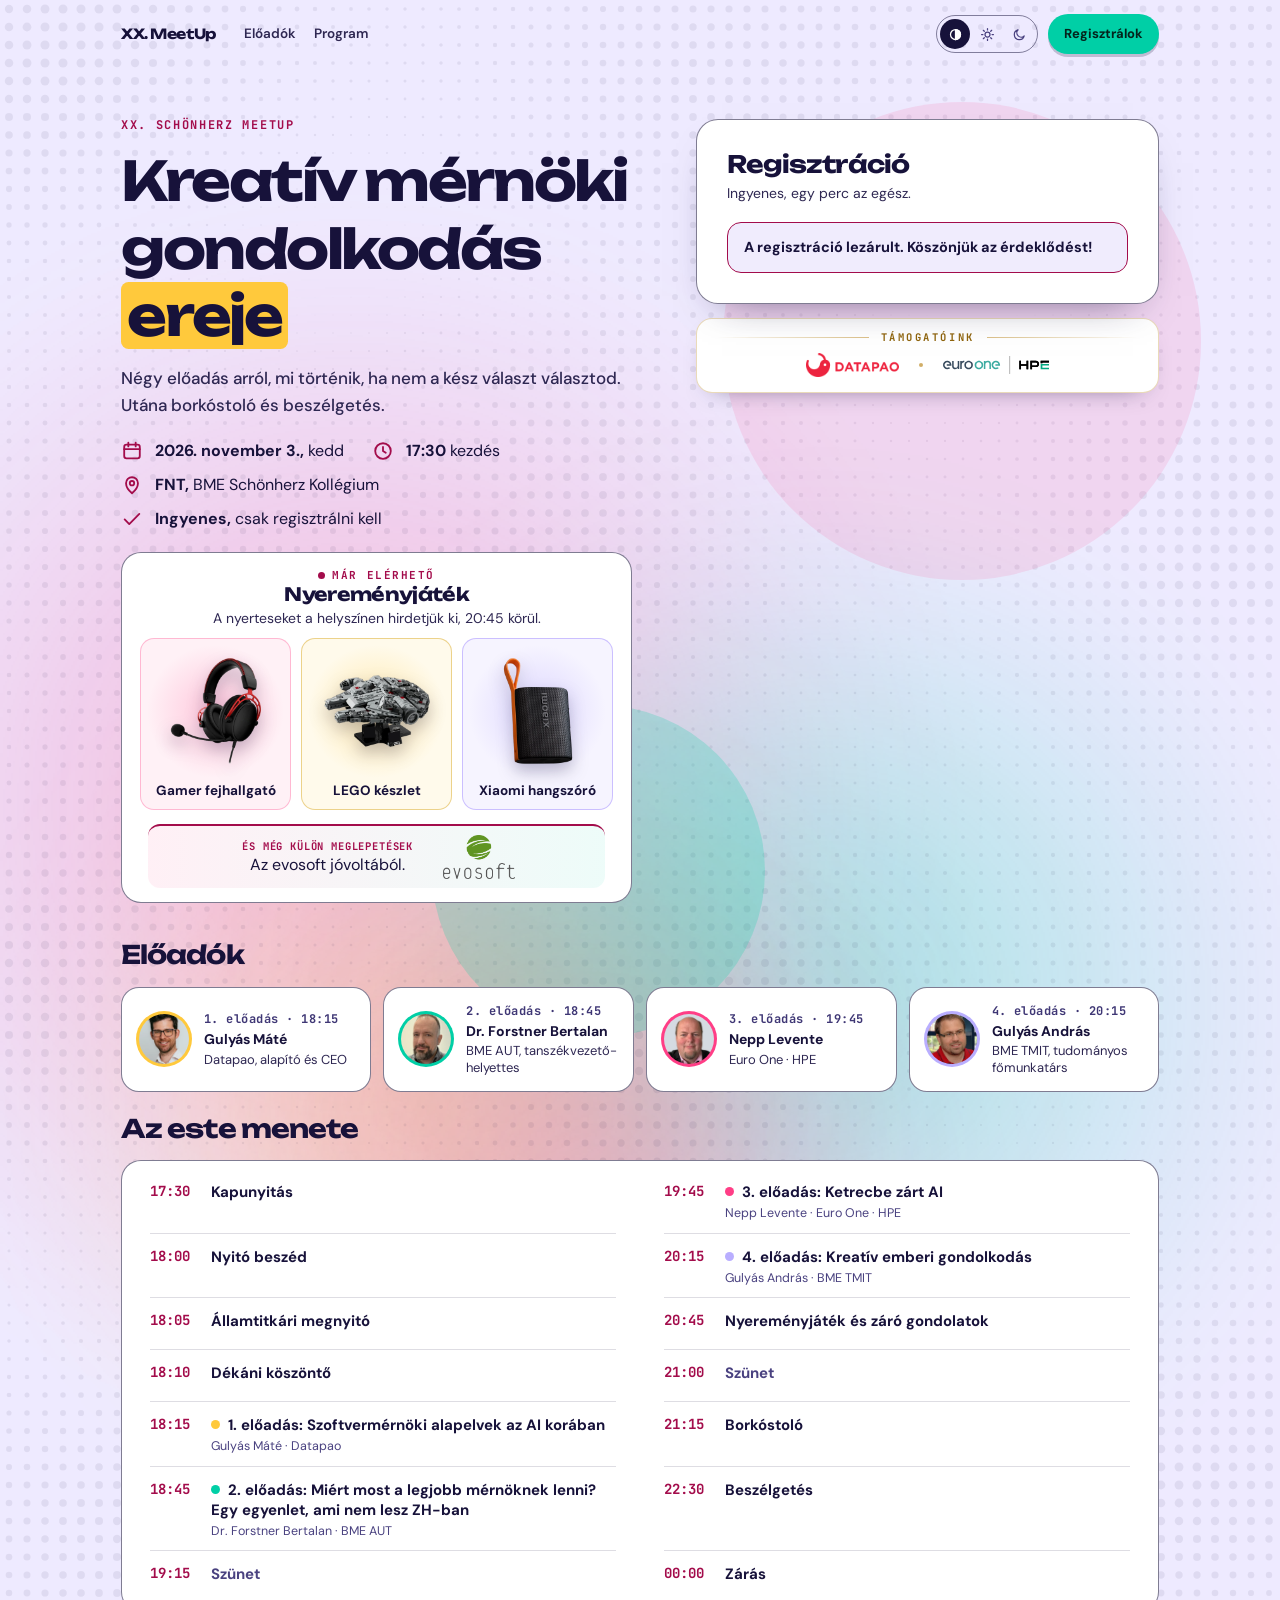
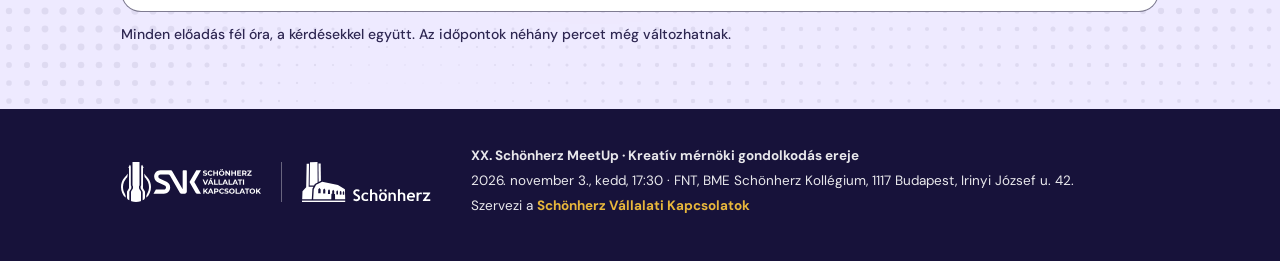
<file: index.html>
<!doctype html>
<html lang="hu" class="no-js">
<head>
  <meta charset="utf-8">
  <meta name="viewport" content="width=device-width, initial-scale=1">
  <meta http-equiv="Content-Security-Policy" content="default-src 'self'; script-src 'self'; style-src 'self'; img-src 'self' data:; font-src 'self'; connect-src 'self'; object-src 'none'; frame-src 'none'; base-uri 'self'; form-action 'none'; upgrade-insecure-requests">
  <meta name="referrer" content="strict-origin-when-cross-origin">
  <title>XX. Schönherz MeetUp – Kreatív mérnöki gondolkodás ereje</title>
  <meta name="description" content="2026. november 3., kedd, 17:30, FNT, BME Schönherz Kollégium. Négy előadás, nyereményjáték, utána borkóstoló és beszélgetés. A belépés ingyenes, regisztrációhoz kötött.">
  <meta name="theme-color" content="#E9E4FF" media="(prefers-color-scheme: light)">
  <meta name="theme-color" content="#130F2C" media="(prefers-color-scheme: dark)">
  <link rel="canonical" href="https://meetup.svk.bme.hu/">

  <meta property="og:type" content="website">
  <meta property="og:locale" content="hu_HU">
  <meta property="og:site_name" content="Schönherz MeetUp">
  <meta property="og:title" content="XX. Schönherz MeetUp – Kreatív mérnöki gondolkodás ereje">
  <meta property="og:description" content="November 3., kedd, 17:30 · FNT, BME Schönherz Kollégium · Nyereményjáték · A belépés ingyenes.">
  <meta property="og:url" content="https://meetup.svk.bme.hu/">
  <meta property="og:image" content="https://meetup.svk.bme.hu/assets/img/og.png">
  <meta property="og:image:width" content="1200">
  <meta property="og:image:height" content="630">
  <meta property="og:image:alt" content="XX. Schönherz MeetUp, 11.03, kedd 17:30, belépés ingyenes">
  <meta name="twitter:card" content="summary_large_image">

  <link rel="icon" href="assets/img/favicon.svg" type="image/svg+xml">
  <link rel="icon" href="assets/img/favicon-32.png" sizes="32x32" type="image/png">
  <link rel="apple-touch-icon" href="assets/img/apple-touch-icon.png">
  <link rel="preload" href="assets/fonts/unbounded-latin.woff2" as="font" type="font/woff2" crossorigin>
  <link rel="preload" href="assets/fonts/dm-sans-latin.woff2" as="font" type="font/woff2" crossorigin>
  <link rel="stylesheet" href="assets/css/fonts.css">
  <link rel="stylesheet" href="assets/css/site.css?v=20261031-unified">
  <script src="assets/js/theme.js"></script>
  <script src="assets/js/site.js" defer></script>

  <script type="application/ld+json">
  {
    "@context": "https://schema.org",
    "@type": "Event",
    "name": "XX. Schönherz MeetUp – Kreatív mérnöki gondolkodás ereje",
    "startDate": "2026-11-03T17:30:00+01:00",
    "endDate": "2026-11-04T00:00:00+01:00",
    "eventStatus": "https://schema.org/EventScheduled",
    "eventAttendanceMode": "https://schema.org/OfflineEventAttendanceMode",
    "isAccessibleForFree": true,
    "inLanguage": "hu",
    "image": "https://meetup.svk.bme.hu/assets/img/og.png",
    "description": "Négy előadás arról, mi történik, ha nem a kész választ választod. Utána bor, sajt, beszélgetés.",
    "location": {
      "@type": "Place",
      "name": "BME Schönherz Kollégium, FNT",
      "address": {
        "@type": "PostalAddress",
        "streetAddress": "Irinyi József u. 42.",
        "addressLocality": "Budapest",
        "postalCode": "1117",
        "addressCountry": "HU"
      }
    },
    "organizer": {
      "@type": "Organization",
      "name": "Schönherz Vállalati Kapcsolatok",
      "url": "https://svk.sch.bme.hu/"
    }
  }
  </script>
</head>
<body>
<a class="skip-link" href="#regisztracio">Ugrás a regisztrációhoz</a>
<div class="page">
  <canvas class="fx fx-orbs" aria-hidden="true"></canvas>
  <canvas class="fx fx-dots" aria-hidden="true"></canvas>

  <div class="wrap">
    <nav class="nav" aria-label="Fő navigáció">
      <a class="brand" href="#">XX. MeetUp</a>
      <div class="nav-links"><a href="#eloadok">Előadók</a><a href="#program">Program</a></div>
      <div class="theme-switch" role="group" aria-label="Megjelenés">
        <button type="button" data-theme-choice="system" aria-label="Megjelenés: a rendszer szerint" title="A rendszer szerint"><svg aria-hidden="true" focusable="false" viewBox="0 0 24 24" fill="none" stroke="currentColor" stroke-width="2"><circle cx="12" cy="12" r="8"/><path d="M12 4a8 8 0 0 1 0 16z" fill="currentColor"/></svg></button>
        <button type="button" data-theme-choice="light" aria-label="Megjelenés: világos" title="Világos"><svg aria-hidden="true" focusable="false" viewBox="0 0 24 24" fill="none" stroke="currentColor" stroke-width="2" stroke-linecap="round"><circle cx="12" cy="12" r="4"/><path d="M12 2.5v2.2M12 19.3v2.2M2.5 12h2.2M19.3 12h2.2M5.3 5.3l1.6 1.6M17.1 17.1l1.6 1.6M5.3 18.7l1.6-1.6M17.1 6.9l1.6-1.6"/></svg></button>
        <button type="button" data-theme-choice="dark" aria-label="Megjelenés: sötét" title="Sötét"><svg aria-hidden="true" focusable="false" viewBox="0 0 24 24" fill="none" stroke="currentColor" stroke-width="2" stroke-linejoin="round"><path d="M19.5 14.2A8 8 0 1 1 9.8 4.5a6.3 6.3 0 0 0 9.7 9.7z"/></svg></button>
      </div>
      <a class="btn btn-sm nav-cta" href="#regisztracio">Regisztrálok</a>
    </nav>
  </div>

  <main class="wrap" id="tartalom">
    <section class="hero" aria-labelledby="hero-title">
      <span class="blob blob-pink" aria-hidden="true"></span><span class="blob blob-green" aria-hidden="true"></span>
      <div class="hero-info">
        <p class="kicker">XX. Schönherz MeetUp</p>
        <h1 id="hero-title">Kreatív mérnöki gondolkodás <mark>ereje</mark></h1>
        <p class="lead">Négy előadás arról, mi történik, ha nem a kész választ választod. Utána borkóstoló és beszélgetés.</p>
        <ul class="facts">
          <li><svg aria-hidden="true" focusable="false" viewBox="0 0 24 24" fill="none" stroke="currentColor" stroke-width="2" stroke-linecap="round" stroke-linejoin="round"><rect x="3.5" y="5" width="17" height="15" rx="2.5"/><path d="M3.5 10h17M8 3v4M16 3v4"/></svg><span><b>2026. november 3.,</b> kedd</span></li>
          <li><svg aria-hidden="true" focusable="false" viewBox="0 0 24 24" fill="none" stroke="currentColor" stroke-width="2" stroke-linecap="round" stroke-linejoin="round"><circle cx="12" cy="12" r="8.5"/><path d="M12 7.5V12l3 2"/></svg><span><b>17:30</b> kezdés</span></li>
          <li><svg aria-hidden="true" focusable="false" viewBox="0 0 24 24" fill="none" stroke="currentColor" stroke-width="2" stroke-linecap="round" stroke-linejoin="round"><path d="M12 21s-6.5-5.6-6.5-11a6.5 6.5 0 0 1 13 0c0 5.4-6.5 11-6.5 11z"/><circle cx="12" cy="10" r="2.4"/></svg><span><b>FNT,</b> BME Schönherz Kollégium</span></li>
          <li><svg aria-hidden="true" focusable="false" viewBox="0 0 24 24" fill="none" stroke="currentColor" stroke-width="2" stroke-linecap="round" stroke-linejoin="round"><path d="M4 12.5l5 5L20 6.5"/></svg><span><b>Ingyenes,</b> csak regisztrálni kell</span></li>
        </ul>
      </div>

      <!-- NYEREMÉNYJÁTÉK — élő, a hero bal oszlopában: betöltéskor azonnal látszik.
           A képek átlátszók, logó/felirat nélkül (probak/nyeremeny-kepek.md a
           kreativ/ mappában).  A feltételek szövege még a szervezőktől jön. -->
      <aside class="prize" id="nyeremeny" aria-labelledby="prize-title">
        <div class="prize-head">
          <p class="prize-tag">Már elérhető</p>
          <h2 id="prize-title">Nyereményjáték</h2>
          <p>A nyerteseket a helyszínen hirdetjük ki, <time datetime="2026-11-03T20:45+01:00">20:45</time> körül.</p>
        </div>
        <ul class="prize-list">
          <li class="pz c-pink"><span class="pz-img"><img src="assets/img/nyeremeny-fejhallgato.webp" width="720" height="720" alt="Fekete-piros gamer fejhallgató mikrofonnal" decoding="async"></span><b>Gamer fejhallgató</b></li>
          <li class="pz c-yellow"><span class="pz-img"><img src="assets/img/nyeremeny-urhajo.webp" width="720" height="720" alt="Szürke LEGO űrhajómodell fekete talpon" decoding="async"></span><b>LEGO készlet</b></li>
          <li class="pz c-lilac"><span class="pz-img"><img src="assets/img/nyeremeny-hangszoro.webp" width="720" height="720" alt="Fekete Xiaomi hordozható hangszóró narancs pánttal" decoding="async"></span><b>Xiaomi hangszóró</b></li>
        </ul>
        <div class="prize-extra">
          <div>
            <p class="prize-extra-tag">És még külön meglepetések</p>
            <p class="prize-extra-copy">Az evosoft jóvoltából.</p>
          </div>
          <img src="assets/img/evosoft-logo-colour.png" width="2000" height="1226" alt="evosoft" decoding="async">
        </div>
      </aside>

      <!-- Jobb oszlop: regisztráció, alatta a támogatók. Új támogató = új <li> a
           listában (és a felirat „Támogatóink”); a logók egymás alá kerülnek, a
           bal oszlop (nyereményjáték) nem mozdul. -->
      <div class="reg-col">
      <section class="register" id="regisztracio" aria-labelledby="register-title">
        <h2 id="register-title">Regisztráció</h2>
        <p class="reg-lead">Ingyenes, egy perc az egész.</p>
        <form class="reg-form" id="reg-form" novalidate data-contact="kapcsolat@svk.bme.hu" data-closes="2026-11-03T17:00:00Z">
        <div class="field">
          <label for="reg-email">E-mail-cím <span aria-hidden="true">*</span></label>
          <input id="reg-email" name="email" type="email" autocomplete="email" inputmode="email" maxlength="254" required aria-describedby="reg-email-err">
          <p class="field-error" id="reg-email-err" hidden></p>
        </div>
        <div class="field">
          <label for="reg-name">Név <span aria-hidden="true">*</span></label>
          <input id="reg-name" name="name" type="text" autocomplete="name" maxlength="100" required aria-describedby="reg-name-err">
          <p class="field-error" id="reg-name-err" hidden></p>
        </div>
        <fieldset class="field field-wide">
          <legend>Hol tanulsz? <span class="opt">(nem kötelező)</span></legend>
          <div class="choices">
            <label class="choice"><input type="radio" name="study" value="bme-vik"> BME VIK</label>
            <label class="choice"><input type="radio" name="study" value="other" aria-controls="reg-study-other-wrap"> Máshol</label>
          </div>
          <div class="study-other" id="reg-study-other-wrap" hidden>
            <label class="visually-hidden" for="reg-study-other">Hol tanulsz?</label>
            <input id="reg-study-other" name="study_other" type="text" maxlength="100" placeholder="Pl. BME GPK, ELTE IK, Óbudai Egyetem…" aria-describedby="reg-study-other-err">
            <p class="field-error" id="reg-study-other-err" hidden></p>
          </div>
        </fieldset>
        <div class="field field-wide check">
          <input id="reg-gdpr" name="gdpr" type="checkbox" required aria-describedby="reg-gdpr-err">
          <label for="reg-gdpr">Elolvastam és elfogadom az <a href="adatkezeles.html" target="_blank">adatkezelési tájékoztatót</a>. <span aria-hidden="true">*</span></label>
          <p class="field-error" id="reg-gdpr-err" hidden></p>
        </div>
        <div class="field field-wide check">
          <input id="reg-photo" name="photo" type="checkbox" required aria-describedby="reg-photo-err">
          <label for="reg-photo">Tudomásul veszem, hogy a rendezvényen fotók és videók készülnek, amelyek az SVK felületein megjelenhetnek. <span aria-hidden="true">*</span></label>
          <p class="field-error" id="reg-photo-err" hidden></p>
        </div>
        <div class="hp" aria-hidden="true">
          <label for="reg-website">Weboldal (hagyd üresen)</label>
          <input id="reg-website" name="website" type="text" tabindex="-1" autocomplete="off">
        </div>
        <div class="field-wide reg-submit">
          <button class="btn" type="submit">Regisztrálok <svg aria-hidden="true" focusable="false" viewBox="0 0 24 24" fill="none" stroke="currentColor" stroke-width="2.4" stroke-linecap="round" stroke-linejoin="round"><path d="M4 12h15M13 6l6 6-6 6"/></svg></button>
          <p class="reg-note">A *-gal jelölt mezők kötelezők. Az adataidat csak a MeetUp szervezéséhez használjuk, és a rendezvényt követően töröljük.</p>
        </div>
        <p class="reg-status" id="reg-status" role="status" aria-live="polite" tabindex="-1" hidden></p>
      </form>
        <noscript><p class="reg-status is-error">A regisztrációhoz JavaScript kell. Ha nem tudod bekapcsolni, írj nekünk: <a href="mailto:kapcsolat@svk.bme.hu">kapcsolat@svk.bme.hu</a>.</p></noscript>
      </section>
      <aside class="sponsors" aria-labelledby="sponsors-title">
        <h2 id="sponsors-title">Támogatóink</h2>
        <ul>
          <li><a class="sponsor" href="https://datapao.com/" target="_blank" rel="noopener noreferrer"><img src="assets/img/datapao.webp" width="480" height="124" alt="Datapao" decoding="async"></a></li>
          <li><a class="sponsor sp-eohpe" href="https://www.euroone.hu/" target="_blank" rel="noopener noreferrer"><img src="assets/img/euro-one-hpe.svg" width="1082" height="184" alt="Euro One · Hewlett Packard Enterprise" decoding="async"></a></li>
        </ul>
      </aside>
      </div>

    </section>

    <section class="block" id="eloadok" aria-labelledby="speakers-title">
      <h2 id="speakers-title">Előadók</h2>
      <ol class="speakers">
          <li class="speaker c-yellow"><span class="avatar ph"><img src="assets/img/eloado-gulyas-mate.webp" width="240" height="240" alt="" decoding="async" loading="lazy"></span><span class="sp-text"><span class="sp-n">1. előadás · <time datetime="2026-11-03T18:15+01:00">18:15</time></span><b>Gulyás Máté</b><span class="sp-role">Datapao, alapító és CEO</span></span></li>
          <li class="speaker c-mint"><span class="avatar ph"><img src="assets/img/eloado-forstner-bertalan.webp" width="240" height="240" alt="" decoding="async" loading="lazy"></span><span class="sp-text"><span class="sp-n">2. előadás · <time datetime="2026-11-03T18:45+01:00">18:45</time></span><b>Dr. Forstner Bertalan</b><span class="sp-role">BME AUT, tanszékvezető-helyettes</span></span></li>
          <li class="speaker c-pink"><span class="avatar ph"><img src="assets/img/eloado-nepp-levente.webp" width="240" height="240" alt="" decoding="async" loading="lazy"></span><span class="sp-text"><span class="sp-n">3. előadás · <time datetime="2026-11-03T19:45+01:00">19:45</time></span><b>Nepp Levente</b><span class="sp-role">Euro One · HPE</span></span></li>
          <li class="speaker c-lilac"><span class="avatar ph"><img src="assets/img/eloado-gulyas-andras.webp" width="240" height="240" alt="" decoding="async" loading="lazy"></span><span class="sp-text"><span class="sp-n">4. előadás · <time datetime="2026-11-03T20:15+01:00">20:15</time></span><b>Gulyás András</b><span class="sp-role">BME TMIT, tudományos főmunkatárs</span></span></li>
      </ol>
    </section>

    <section class="block" id="program" aria-labelledby="program-title">
      <h2 id="program-title">Az este menete</h2>
      <ol class="schedule">
          <li><time datetime="2026-11-03T17:30+01:00">17:30</time><span><b>Kapunyitás</b></span></li>
          <li><time datetime="2026-11-03T18:00+01:00">18:00</time><span><b>Nyitó beszéd</b></span></li>
          <li><time datetime="2026-11-03T18:05+01:00">18:05</time><span><b>Államtitkári megnyitó</b></span></li>
          <li><time datetime="2026-11-03T18:10+01:00">18:10</time><span><b>Dékáni köszöntő</b></span></li>
          <li class="talk c-yellow"><time datetime="2026-11-03T18:15+01:00">18:15</time><span><b>1. előadás: Szoftvermérnöki alapelvek az AI korában</b><small>Gulyás Máté · Datapao</small></span></li>
          <li class="talk c-mint"><time datetime="2026-11-03T18:45+01:00">18:45</time><span><b>2. előadás: Miért most a legjobb mérnöknek lenni? Egy egyenlet, ami nem lesz ZH-ban</b><small>Dr. Forstner Bertalan · BME AUT</small></span></li>
          <li class="brk"><time datetime="2026-11-03T19:15+01:00">19:15</time><span><b>Szünet</b></span></li>
          <li class="talk c-pink"><time datetime="2026-11-03T19:45+01:00">19:45</time><span><b>3. előadás: Ketrecbe zárt AI</b><small>Nepp Levente · Euro One · HPE</small></span></li>
          <li class="talk c-lilac"><time datetime="2026-11-03T20:15+01:00">20:15</time><span><b>4. előadás: Kreatív emberi gondolkodás</b><small>Gulyás András · BME TMIT</small></span></li>
          <li><time datetime="2026-11-03T20:45+01:00">20:45</time><span><b>Nyereményjáték és záró gondolatok</b></span></li>
          <li class="brk"><time datetime="2026-11-03T21:00+01:00">21:00</time><span><b>Szünet</b></span></li>
          <li><time datetime="2026-11-03T21:15+01:00">21:15</time><span><b>Borkóstoló</b></span></li>
          <li><time datetime="2026-11-03T22:30+01:00">22:30</time><span><b>Beszélgetés</b></span></li>
          <li><time datetime="2026-11-04T00:00+01:00">00:00</time><span><b>Zárás</b></span></li>
      </ol>
      <p class="note">Minden előadás fél óra, a kérdésekkel együtt. Az időpontok néhány percet még változhatnak.</p>
    </section>
  </main>

  <footer class="site-footer">
    <div class="wrap footer-inner">
      <div class="footer-logos"><svg viewBox="0 0 840 240" fill="currentColor" role="img" aria-label="SVK – Schönherz Vállalati Kapcsolatok"><path d="M503.772 82.528C501.308 82.528 498.947 82.2053 496.688 81.56C494.429 80.8853 492.611 80.02 491.232 78.964L493.652 73.596C494.972 74.5347 496.527 75.312 498.316 75.928C500.135 76.5147 501.968 76.808 503.816 76.808C505.224 76.808 506.353 76.676 507.204 76.412C508.084 76.1187 508.729 75.7227 509.14 75.224C509.551 74.7253 509.756 74.1533 509.756 73.508C509.756 72.6867 509.433 72.0413 508.788 71.572C508.143 71.0733 507.292 70.6773 506.236 70.384C505.18 70.0613 504.007 69.768 502.716 69.504C501.455 69.2107 500.179 68.8587 498.888 68.448C497.627 68.0373 496.468 67.5093 495.412 66.864C494.356 66.2187 493.491 65.368 492.816 64.312C492.171 63.256 491.848 61.9067 491.848 60.264C491.848 58.504 492.317 56.9053 493.256 55.468C494.224 54.0013 495.661 52.8427 497.568 51.992C499.504 51.112 501.924 50.672 504.828 50.672C506.764 50.672 508.671 50.9067 510.548 51.376C512.425 51.816 514.083 52.4907 515.52 53.4L513.32 58.812C511.883 57.9907 510.445 57.3893 509.008 57.008C507.571 56.5973 506.163 56.392 504.784 56.392C503.405 56.392 502.276 56.5533 501.396 56.876C500.516 57.1987 499.885 57.624 499.504 58.152C499.123 58.6507 498.932 59.2373 498.932 59.912C498.932 60.704 499.255 61.3493 499.9 61.848C500.545 62.3173 501.396 62.6987 502.452 62.992C503.508 63.2853 504.667 63.5787 505.928 63.872C507.219 64.1653 508.495 64.5027 509.756 64.884C511.047 65.2653 512.22 65.7787 513.276 66.424C514.332 67.0693 515.183 67.92 515.828 68.976C516.503 70.032 516.84 71.3667 516.84 72.98C516.84 74.7107 516.356 76.2947 515.388 77.732C514.42 79.1693 512.968 80.328 511.032 81.208C509.125 82.088 506.705 82.528 503.772 82.528ZM536.451 82.528C534.075 82.528 531.86 82.1467 529.807 81.384C527.783 80.592 526.023 79.4773 524.527 78.04C523.031 76.6027 521.857 74.916 521.007 72.98C520.185 71.044 519.775 68.9173 519.775 66.6C519.775 64.2827 520.185 62.156 521.007 60.22C521.857 58.284 523.031 56.5973 524.527 55.16C526.052 53.7227 527.827 52.6227 529.851 51.86C531.875 51.068 534.089 50.672 536.495 50.672C539.164 50.672 541.569 51.1413 543.711 52.08C545.881 52.9893 547.7 54.3387 549.167 56.128L544.591 60.352C543.535 59.1493 542.361 58.2547 541.071 57.668C539.78 57.052 538.372 56.744 536.847 56.744C535.409 56.744 534.089 56.9787 532.887 57.448C531.684 57.9173 530.643 58.592 529.763 59.472C528.883 60.352 528.193 61.3933 527.695 62.596C527.225 63.7987 526.991 65.1333 526.991 66.6C526.991 68.0667 527.225 69.4013 527.695 70.604C528.193 71.8067 528.883 72.848 529.763 73.728C530.643 74.608 531.684 75.2827 532.887 75.752C534.089 76.2213 535.409 76.456 536.847 76.456C538.372 76.456 539.78 76.1627 541.071 75.576C542.361 74.96 543.535 74.036 544.591 72.804L549.167 77.028C547.7 78.8173 545.881 80.1813 543.711 81.12C541.569 82.0587 539.149 82.528 536.451 82.528ZM574.67 82V51.2H581.798V82H574.67ZM553.55 82V51.2H560.678V82H553.55ZM560.15 69.372V63.344H575.198V69.372H560.15ZM604.046 82.528C601.611 82.528 599.352 82.132 597.27 81.34C595.216 80.548 593.427 79.4333 591.902 77.996C590.406 76.5587 589.232 74.872 588.382 72.936C587.56 71 587.15 68.888 587.15 66.6C587.15 64.312 587.56 62.2 588.382 60.264C589.232 58.328 590.42 56.6413 591.946 55.204C593.471 53.7667 595.26 52.652 597.314 51.86C599.367 51.068 601.596 50.672 604.002 50.672C606.436 50.672 608.666 51.068 610.69 51.86C612.743 52.652 614.518 53.7667 616.014 55.204C617.539 56.6413 618.727 58.328 619.578 60.264C620.428 62.1707 620.854 64.2827 620.854 66.6C620.854 68.888 620.428 71.0147 619.578 72.98C618.727 74.916 617.539 76.6027 616.014 78.04C614.518 79.448 612.743 80.548 610.69 81.34C608.666 82.132 606.451 82.528 604.046 82.528ZM604.002 76.456C605.38 76.456 606.642 76.2213 607.786 75.752C608.959 75.2827 609.986 74.608 610.866 73.728C611.746 72.848 612.42 71.8067 612.89 70.604C613.388 69.4013 613.638 68.0667 613.638 66.6C613.638 65.1333 613.388 63.7987 612.89 62.596C612.42 61.3933 611.746 60.352 610.866 59.472C610.015 58.592 609.003 57.9173 607.83 57.448C606.656 56.9787 605.38 56.744 604.002 56.744C602.623 56.744 601.347 56.9787 600.174 57.448C599.03 57.9173 598.018 58.592 597.138 59.472C596.258 60.352 595.568 61.3933 595.07 62.596C594.6 63.7987 594.366 65.1333 594.366 66.6C594.366 68.0373 594.6 69.372 595.07 70.604C595.568 71.8067 596.243 72.848 597.094 73.728C597.974 74.608 599 75.2827 600.174 75.752C601.347 76.2213 602.623 76.456 604.002 76.456ZM608.446 48.472C607.595 48.472 606.876 48.1933 606.29 47.636C605.703 47.0787 605.41 46.3453 605.41 45.436C605.41 44.5267 605.703 43.7933 606.29 43.236C606.876 42.6787 607.595 42.4 608.446 42.4C609.296 42.4 610.015 42.6787 610.602 43.236C611.218 43.7933 611.526 44.5267 611.526 45.436C611.526 46.3453 611.218 47.0787 610.602 47.636C610.015 48.1933 609.296 48.472 608.446 48.472ZM599.558 48.472C598.707 48.472 597.974 48.1933 597.358 47.636C596.771 47.0787 596.478 46.3453 596.478 45.436C596.478 44.5267 596.771 43.7933 597.358 43.236C597.974 42.6787 598.707 42.4 599.558 42.4C600.408 42.4 601.127 42.6787 601.714 43.236C602.3 43.7933 602.594 44.5267 602.594 45.436C602.594 46.3453 602.3 47.0787 601.714 47.636C601.127 48.1933 600.408 48.472 599.558 48.472ZM626.211 82V51.2H632.107L650.279 73.376H647.419V51.2H654.459V82H648.607L630.391 59.824H633.251V82H626.211ZM682.866 82V51.2H689.994V82H682.866ZM661.746 82V51.2H668.874V82H661.746ZM668.346 69.372V63.344H683.394V69.372H668.346ZM697.281 82V51.2H720.557V56.92H704.365V76.28H721.129V82H697.281ZM703.837 69.152V63.608H718.665V69.152H703.837ZM726.8 82V51.2H739.956C744.239 51.2 747.568 52.1973 749.944 54.192C752.32 56.1573 753.508 58.8853 753.508 62.376C753.508 64.664 752.966 66.644 751.88 68.316C750.795 69.9587 749.255 71.22 747.26 72.1C745.266 72.98 742.89 73.42 740.132 73.42H730.76L733.928 70.296V82H726.8ZM746.38 82L738.68 70.824H746.292L754.08 82H746.38ZM733.928 71.088L730.76 67.744H739.736C741.936 67.744 743.579 67.2747 744.664 66.336C745.75 65.368 746.292 64.048 746.292 62.376C746.292 60.6747 745.75 59.3547 744.664 58.416C743.579 57.4773 741.936 57.008 739.736 57.008H730.76L733.928 53.62V71.088ZM757.176 82V77.38L776.228 54.412L777.108 57.008H757.528V51.2H783.444V55.82L764.436 78.788L763.556 76.192H784.104V82H757.176ZM502.892 136L489.604 105.2H497.304L508.92 132.48H504.388L516.18 105.2H523.264L509.932 136H502.892ZM520.756 136L534.484 105.2H541.524L555.296 136H547.816L536.552 108.808H539.368L528.06 136H520.756ZM527.62 129.4L529.512 123.988H545.352L547.288 129.4H527.62ZM534 102.692L539.94 96.356H547.332L539.368 102.692H534ZM558.492 136V105.2H565.62V130.192H581.064V136H558.492ZM585.047 136V105.2H592.175V130.192H607.619V136H585.047ZM607.725 136L621.453 105.2H628.493L642.265 136H634.785L623.521 108.808H626.337L615.029 136H607.725ZM614.589 129.4L616.481 123.988H632.321L634.257 129.4H614.589ZM645.461 136V105.2H652.589V130.192H668.033V136H645.461ZM668.139 136L681.867 105.2H688.907L702.679 136H695.199L683.935 108.808H686.751L675.443 136H668.139ZM675.003 129.4L676.895 123.988H692.735L694.671 129.4H675.003ZM710.708 136V111.008H700.852V105.2H727.692V111.008H717.836V136H710.708ZM731.527 136V105.2H738.655V136H731.527ZM500.032 182.96L499.636 174.732L514.376 159.2H522.296L509.008 173.5L505.048 177.724L500.032 182.96ZM493.652 190V159.2H500.736V190H493.652ZM514.728 190L503.772 176.58L508.436 171.52L523.044 190H514.728ZM520.756 190L534.484 159.2H541.524L555.296 190H547.816L536.552 162.808H539.368L528.06 190H520.756ZM527.62 183.4L529.512 177.988H545.352L547.288 183.4H527.62ZM558.492 190V159.2H571.824C574.581 159.2 576.957 159.655 578.952 160.564C580.947 161.444 582.487 162.72 583.572 164.392C584.657 166.064 585.2 168.059 585.2 170.376C585.2 172.664 584.657 174.644 583.572 176.316C582.487 177.988 580.947 179.279 578.952 180.188C576.957 181.068 574.581 181.508 571.824 181.508H562.452L565.62 178.296V190H558.492ZM565.62 179.088L562.452 175.7H571.428C573.628 175.7 575.271 175.231 576.356 174.292C577.441 173.353 577.984 172.048 577.984 170.376C577.984 168.675 577.441 167.355 576.356 166.416C575.271 165.477 573.628 165.008 571.428 165.008H562.452L565.62 161.62V179.088ZM605.458 190.528C603.082 190.528 600.868 190.147 598.814 189.384C596.79 188.592 595.03 187.477 593.534 186.04C592.038 184.603 590.865 182.916 590.014 180.98C589.193 179.044 588.782 176.917 588.782 174.6C588.782 172.283 589.193 170.156 590.014 168.22C590.865 166.284 592.038 164.597 593.534 163.16C595.06 161.723 596.834 160.623 598.858 159.86C600.882 159.068 603.097 158.672 605.502 158.672C608.172 158.672 610.577 159.141 612.718 160.08C614.889 160.989 616.708 162.339 618.174 164.128L613.598 168.352C612.542 167.149 611.369 166.255 610.078 165.668C608.788 165.052 607.38 164.744 605.854 164.744C604.417 164.744 603.097 164.979 601.894 165.448C600.692 165.917 599.65 166.592 598.77 167.472C597.89 168.352 597.201 169.393 596.702 170.596C596.233 171.799 595.998 173.133 595.998 174.6C595.998 176.067 596.233 177.401 596.702 178.604C597.201 179.807 597.89 180.848 598.77 181.728C599.65 182.608 600.692 183.283 601.894 183.752C603.097 184.221 604.417 184.456 605.854 184.456C607.38 184.456 608.788 184.163 610.078 183.576C611.369 182.96 612.542 182.036 613.598 180.804L618.174 185.028C616.708 186.817 614.889 188.181 612.718 189.12C610.577 190.059 608.157 190.528 605.458 190.528ZM632.506 190.528C630.042 190.528 627.681 190.205 625.422 189.56C623.164 188.885 621.345 188.02 619.966 186.964L622.386 181.596C623.706 182.535 625.261 183.312 627.05 183.928C628.869 184.515 630.702 184.808 632.55 184.808C633.958 184.808 635.088 184.676 635.938 184.412C636.818 184.119 637.464 183.723 637.874 183.224C638.285 182.725 638.49 182.153 638.49 181.508C638.49 180.687 638.168 180.041 637.522 179.572C636.877 179.073 636.026 178.677 634.97 178.384C633.914 178.061 632.741 177.768 631.45 177.504C630.189 177.211 628.913 176.859 627.622 176.448C626.361 176.037 625.202 175.509 624.146 174.864C623.09 174.219 622.225 173.368 621.55 172.312C620.905 171.256 620.582 169.907 620.582 168.264C620.582 166.504 621.052 164.905 621.99 163.468C622.958 162.001 624.396 160.843 626.302 159.992C628.238 159.112 630.658 158.672 633.562 158.672C635.498 158.672 637.405 158.907 639.282 159.376C641.16 159.816 642.817 160.491 644.254 161.4L642.054 166.812C640.617 165.991 639.18 165.389 637.742 165.008C636.305 164.597 634.897 164.392 633.518 164.392C632.14 164.392 631.01 164.553 630.13 164.876C629.25 165.199 628.62 165.624 628.238 166.152C627.857 166.651 627.666 167.237 627.666 167.912C627.666 168.704 627.989 169.349 628.634 169.848C629.28 170.317 630.13 170.699 631.186 170.992C632.242 171.285 633.401 171.579 634.662 171.872C635.953 172.165 637.229 172.503 638.49 172.884C639.781 173.265 640.954 173.779 642.01 174.424C643.066 175.069 643.917 175.92 644.562 176.976C645.237 178.032 645.574 179.367 645.574 180.98C645.574 182.711 645.09 184.295 644.122 185.732C643.154 187.169 641.702 188.328 639.766 189.208C637.86 190.088 635.44 190.528 632.506 190.528ZM665.405 190.528C662.97 190.528 660.712 190.132 658.629 189.34C656.576 188.548 654.786 187.433 653.261 185.996C651.765 184.559 650.592 182.872 649.741 180.936C648.92 179 648.509 176.888 648.509 174.6C648.509 172.312 648.92 170.2 649.741 168.264C650.592 166.328 651.78 164.641 653.305 163.204C654.83 161.767 656.62 160.652 658.673 159.86C660.726 159.068 662.956 158.672 665.361 158.672C667.796 158.672 670.025 159.068 672.049 159.86C674.102 160.652 675.877 161.767 677.373 163.204C678.898 164.641 680.086 166.328 680.937 168.264C681.788 170.171 682.213 172.283 682.213 174.6C682.213 176.888 681.788 179.015 680.937 180.98C680.086 182.916 678.898 184.603 677.373 186.04C675.877 187.448 674.102 188.548 672.049 189.34C670.025 190.132 667.81 190.528 665.405 190.528ZM665.361 184.456C666.74 184.456 668.001 184.221 669.145 183.752C670.318 183.283 671.345 182.608 672.225 181.728C673.105 180.848 673.78 179.807 674.249 178.604C674.748 177.401 674.997 176.067 674.997 174.6C674.997 173.133 674.748 171.799 674.249 170.596C673.78 169.393 673.105 168.352 672.225 167.472C671.374 166.592 670.362 165.917 669.189 165.448C668.016 164.979 666.74 164.744 665.361 164.744C663.982 164.744 662.706 164.979 661.533 165.448C660.389 165.917 659.377 166.592 658.497 167.472C657.617 168.352 656.928 169.393 656.429 170.596C655.96 171.799 655.725 173.133 655.725 174.6C655.725 176.037 655.96 177.372 656.429 178.604C656.928 179.807 657.602 180.848 658.453 181.728C659.333 182.608 660.36 183.283 661.533 183.752C662.706 184.221 663.982 184.456 665.361 184.456ZM687.57 190V159.2H694.698V184.192H710.142V190H687.57ZM710.249 190L723.977 159.2H731.017L744.789 190H737.309L726.045 162.808H728.861L717.553 190H710.249ZM717.113 183.4L719.005 177.988H734.845L736.781 183.4H717.113ZM752.817 190V165.008H742.961V159.2H769.801V165.008H759.945V190H752.817ZM788.167 190.528C785.732 190.528 783.473 190.132 781.391 189.34C779.337 188.548 777.548 187.433 776.023 185.996C774.527 184.559 773.353 182.872 772.503 180.936C771.681 179 771.271 176.888 771.271 174.6C771.271 172.312 771.681 170.2 772.503 168.264C773.353 166.328 774.541 164.641 776.067 163.204C777.592 161.767 779.381 160.652 781.435 159.86C783.488 159.068 785.717 158.672 788.123 158.672C790.557 158.672 792.787 159.068 794.811 159.86C796.864 160.652 798.639 161.767 800.135 163.204C801.66 164.641 802.848 166.328 803.699 168.264C804.549 170.171 804.975 172.283 804.975 174.6C804.975 176.888 804.549 179.015 803.699 180.98C802.848 182.916 801.66 184.603 800.135 186.04C798.639 187.448 796.864 188.548 794.811 189.34C792.787 190.132 790.572 190.528 788.167 190.528ZM788.123 184.456C789.501 184.456 790.763 184.221 791.907 183.752C793.08 183.283 794.107 182.608 794.987 181.728C795.867 180.848 796.541 179.807 797.011 178.604C797.509 177.401 797.759 176.067 797.759 174.6C797.759 173.133 797.509 171.799 797.011 170.596C796.541 169.393 795.867 168.352 794.987 167.472C794.136 166.592 793.124 165.917 791.951 165.448C790.777 164.979 789.501 164.744 788.123 164.744C786.744 164.744 785.468 164.979 784.295 165.448C783.151 165.917 782.139 166.592 781.259 167.472C780.379 168.352 779.689 169.393 779.191 170.596C778.721 171.799 778.487 173.133 778.487 174.6C778.487 176.037 778.721 177.372 779.191 178.604C779.689 179.807 780.364 180.848 781.215 181.728C782.095 182.608 783.121 183.283 784.295 183.752C785.468 184.221 786.744 184.456 788.123 184.456ZM816.712 182.96L816.316 174.732L831.056 159.2H838.976L825.688 173.5L821.728 177.724L816.712 182.96ZM810.332 190V159.2H817.416V190H810.332ZM831.408 190L820.452 176.58L825.116 171.52L839.724 190H831.408Z"/><path d="M440.688 118.087C440.043 119.269 440.043 120.73 440.688 121.912L480 190H458.35C453.828 190 449.866 187.598 447.672 184L411.813 121.898C411.185 120.734 411.177 119.301 411.796 118.131L449.997 51.9658C450.693 50.7896 451.974 50 453.44 50H480L440.688 118.087Z"/><path d="M297.3 50C302.028 50 306.14 52.6273 308.264 56.5L370 163.414V54C370 51.7909 371.791 50 374 50H391C393.209 50 395 51.7909 395 54V177.5C395 184.404 389.404 190 382.5 190H363.7C359.177 190 355.216 187.598 353.021 184L293.622 81.124C291.443 77.458 287.445 75.0001 282.871 75H236.5C229.596 75 224 80.5964 224 87.5C224 92.515 226.954 96.838 231.217 98.8291L273.351 118.509C286.138 124.482 295 137.455 295 152.5C295 173.211 278.211 190 257.5 190H195L208.365 166.849C209.076 165.736 210.323 165 211.74 165H257.5C264.404 165 270 159.404 270 152.5C270 147.484 267.045 143.161 262.782 141.17L220.648 121.491C207.861 115.518 199 102.545 199 87.5C199 66.7893 215.789 50 236.5 50H297.3Z"/><path d="M140 70C140 83.17 140.874 90.5293 145.154 94.8457C159.27 108.961 168 128.461 168 150C168 164.21 164.201 177.533 157.562 189.007C154.137 194.925 149 209 153.64 213.64C169.926 197.353 180 174.853 180 150C180 125.147 169.926 102.647 153.64 86.3604C149.279 82.0001 143.679 75.6702 141.941 71.3301C141.506 70.2482 140.5 70 140 70Z"/><path d="M130 230V180C130 177.355 127.176 172.761 124 168C120.822 163.239 118 158.645 118 156V148C118.002 145.733 118.911 144.327 119.758 143.069C120.491 141.978 121 140.974 121 139.5V27.9999C121 23.0925 123.357 18.7365 127 15.9999L136 33.9999H135C133.343 33.9999 132 35.3431 132 36.9999V156C132 158.114 135.004 162.905 138 167.5C140.999 172.1 144 176.384 144 178.5V213.5C144 220.906 139.144 225.48 136.588 227.029C134.523 228.279 131.059 230 130 230Z"/><path d="M71 0C69.8954 0 69 0.895431 69 2V139.5C69 140.973 69.5075 141.977 70.2408 143.067C71.0875 144.326 71.9998 145.732 71.9998 148V156C71.9998 158.645 69.1766 163.238 66 168C62.8236 172.761 60 177.355 60 180V231.5C60 234.66 61.3848 235.367 62.4567 235.711C71.1335 238.493 80.3979 240 89.9998 240C99.6017 240 108.852 238.498 117.529 235.715C118.601 235.371 120 234.66 120 231.5V180C120 177.355 117.176 172.761 114 168C110.822 163.239 108 158.645 108 156V148C108.002 145.733 108.911 144.327 109.758 143.069C110.491 141.978 111 140.974 111 139.5V2C111 0.895431 110.105 0 109 0H71Z"/><path d="M50.0002 230V180C50.0002 177.355 52.8235 172.761 56 168C59.1775 163.239 62 158.645 62 156V148C61.9979 145.733 61.0894 144.327 60.2423 143.069C59.5085 141.978 59.0002 140.974 59.0002 139.5V28C59.0002 23.0926 56.6433 18.7366 53 16L44 34H45C46.6569 34 48 35.3431 48 37V156C48 158.114 44.9959 162.905 42 167.5C39.0005 172.1 36.0001 176.384 36.0001 178.5V213.5C36.0001 220.906 40.8559 225.48 43.4119 227.029C45.4766 228.279 48.9414 230 50.0002 230Z"/><path d="M40 70C40 83.17 39.126 90.5293 34.8457 94.8457C20.7305 108.961 12 128.461 12 150C12 164.21 15.7995 177.533 22.4385 189.007C25.8627 194.925 31 209 26.3604 213.64C10.0736 197.353 0 174.853 0 150C0 125.147 10.0736 102.647 26.3604 86.3604C30.7206 82.0001 36.3212 75.6702 38.0586 71.3301C38.494 70.2482 39.5 70 40 70Z"/></svg><i aria-hidden="true"></i><svg viewBox="0 0 1200 374.14" fill="currentColor" role="img" aria-label="Schönherz Kollégium"><polygon points="120.2 204.92 146.36 190.88 144.87 0 74.63 3.29 71.66 219.26 112.87 219.7 120.2 204.92"/><polygon points="97.32 251.04 106.86 231.82 62.29 231.4 65.62 16.28 64.53 16.32 43.62 17.09 38.88 237.28 4.61 274.08 1.8 348.63 91.55 348.49 97.32 251.04"/><polygon points="176.98 174.44 174.65 12.85 155.39 12.96 154.02 13.01 155.54 185.95 176.98 174.44"/><path d="M110.3,254.28l-5.84,93.38,169.4.55,1.07-51.49,7.66.44V270.7l9.84-10.94,9.12,10.57-.33,27.91,7.26.42,1.08,49.67,94.49.3-2.55-94.35L336.08,216l-147-31.73L131.7,213.43ZM388,271.43l6.93,9.85v25.16l-12.77.73-.36-26.26Zm-26.63-3.65,7.3,10.21.73,27-15.32.36-.37-27ZM330,265.23l6.94,11.3-.73,27.73H322l-.73-29.18Zm-86.08,1.09L253,255.74,261.43,266l.36,33.19-19-.37Zm-45.59-5.83,10.94-11.68,9.12,12-.73,35-20.06-.73Zm-45.6-5.11,11-13.13,10.94,14.22-.73,36.84-22.25-.73Z"/><rect y="361.05" width="404.05" height="13.09"/><path d="M479.37,358.54l7-17q11.24,7.88,22.1,7.88,16.71,0,16.7-11.67a16.5,16.5,0,0,0-3.94-10.43q-3.93-5-16.22-11.13t-16.56-10.14a27.09,27.09,0,0,1-6.57-9.44,31,31,0,0,1-2.29-12.11,26.47,26.47,0,0,1,9.08-20.57q9.07-8.16,23.3-8.17,18.53,0,27.21,6.93L533.42,279a35.71,35.71,0,0,0-21.08-7.15q-6.57,0-10.18,3.47a11.9,11.9,0,0,0-3.61,9q0,9.19,20.35,19.11,10.73,5.26,15.46,9.67a29.67,29.67,0,0,1,7.22,10.28,33.25,33.25,0,0,1,2.48,13.1,26.42,26.42,0,0,1-10.24,21.37q-10.25,8.39-27.46,8.38A48.82,48.82,0,0,1,479.37,358.54Z"/><path d="M621,292.53l-7.8,13.64q-6.42-6-17.21-6.05-10.37,0-16.38,6.89t-6,19.08q0,24.57,23.42,24.58A26.47,26.47,0,0,0,614.89,344l6.71,14.36q-8,5-13.9,6.28a66.12,66.12,0,0,1-14,1.31q-18.09,0-28.55-10.54t-10.47-29.28q0-18.46,11.45-29.84t31.22-11.38A38.06,38.06,0,0,1,621,292.53Z"/><path d="M686.73,364.45V316.31q0-7.21-4.52-11.6c-3-2.91-7-4.37-11.82-4.37a19.25,19.25,0,0,0-9.11,2.44,16.84,16.84,0,0,0-6.57,5.58v56.09H636.19V257.23l18.52-4.37v38.43q7.08-6.41,19.48-6.42,14.65,0,22.76,8.14t8.09,23.3v48.14Z"/><path d="M719.63,325.21q0-17.86,10.32-29.1t27.24-11.24q17.79,0,27.64,10.8t9.85,29.54q0,18.68-10,29.69t-27.46,11q-17.79,0-27.68-11.12T719.63,325.21ZM735.89,255a9.9,9.9,0,0,1,7.33,3.07,10.1,10.1,0,0,1,3,7.36,10.35,10.35,0,0,1-10.36,10.36,10.08,10.08,0,0,1-7.36-3,9.89,9.89,0,0,1-3.07-7.33A10.48,10.48,0,0,1,735.89,255Zm2.7,70.17q0,25.82,18.6,25.82a16,16,0,0,0,13.53-6.71q5-6.7,5-19.11,0-25.45-18.53-25.46a16.09,16.09,0,0,0-13.57,6.72Q738.6,313.17,738.59,325.21ZM781.11,255a9.89,9.89,0,0,1,7.33,3.07,10.1,10.1,0,0,1,3,7.36,10.35,10.35,0,0,1-10.36,10.36,10.08,10.08,0,0,1-7.36-3,9.92,9.92,0,0,1-3.07-7.33A10.48,10.48,0,0,1,781.11,255Z"/><path d="M859.52,364.45V319.3q0-10-3.83-14.59t-12.5-4.59a19.29,19.29,0,0,0-8.57,2.26A19.76,19.76,0,0,0,827.5,308v56.45H809.27V286.33H822.4l3.35,7.3q7.44-8.76,22-8.76,13.93,0,22,8.36t8.06,23.3v47.92Z"/><path d="M948,364.45V316.31q0-7.21-4.52-11.6t-11.82-4.37a19.29,19.29,0,0,0-9.12,2.44,16.8,16.8,0,0,0-6.56,5.58v56.09H897.45V257.23L916,252.86v38.43q7.07-6.41,19.47-6.42,14.67,0,22.76,8.14t8.1,23.3v48.14Z"/><path d="M1055.73,331h-55.8q.51,9.34,6.42,14.52t15.9,5.18q12.46,0,19-6.5l7.08,13.94q-9.63,7.8-28.74,7.8-17.87,0-28.26-10.47t-10.4-29.21q0-18.45,11.42-29.9a37.28,37.28,0,0,1,27.39-11.46q17,0,27.28,10.14t10.28,25.82A51,51,0,0,1,1055.73,331Zm-55.14-13.71H1039q-1.89-17.14-19-17.14Q1004.38,300.12,1000.59,317.26Z"/><path d="M1117,303.33a19.16,19.16,0,0,0-10.73-3.21q-6.35,0-11.26,5.76a20.91,20.91,0,0,0-4.93,14.08v44.49h-18.23V286.33h18.23v7.15q7.67-8.6,20.35-8.61,9.35,0,14.3,2.85Z"/><path d="M1130.56,364.45v-6.2l42.38-56h-41.65v-15.9h68.27v6.42l-40.84,55.8H1200v15.9Z"/></svg></div>
      <div class="footer-text">
        <p class="footer-title">XX. Schönherz MeetUp · Kreatív mérnöki gondolkodás ereje</p>
        <p>2026. november 3., kedd, 17:30 · FNT, BME Schönherz Kollégium, 1117 Budapest, Irinyi József u. 42.</p>
        <p>Szervezi a <a href="https://svk.sch.bme.hu/" target="_blank" rel="noopener noreferrer">Schönherz Vállalati Kapcsolatok</a></p>
      </div>
    </div>
  </footer>
</div>
</body>
</html>
</file>
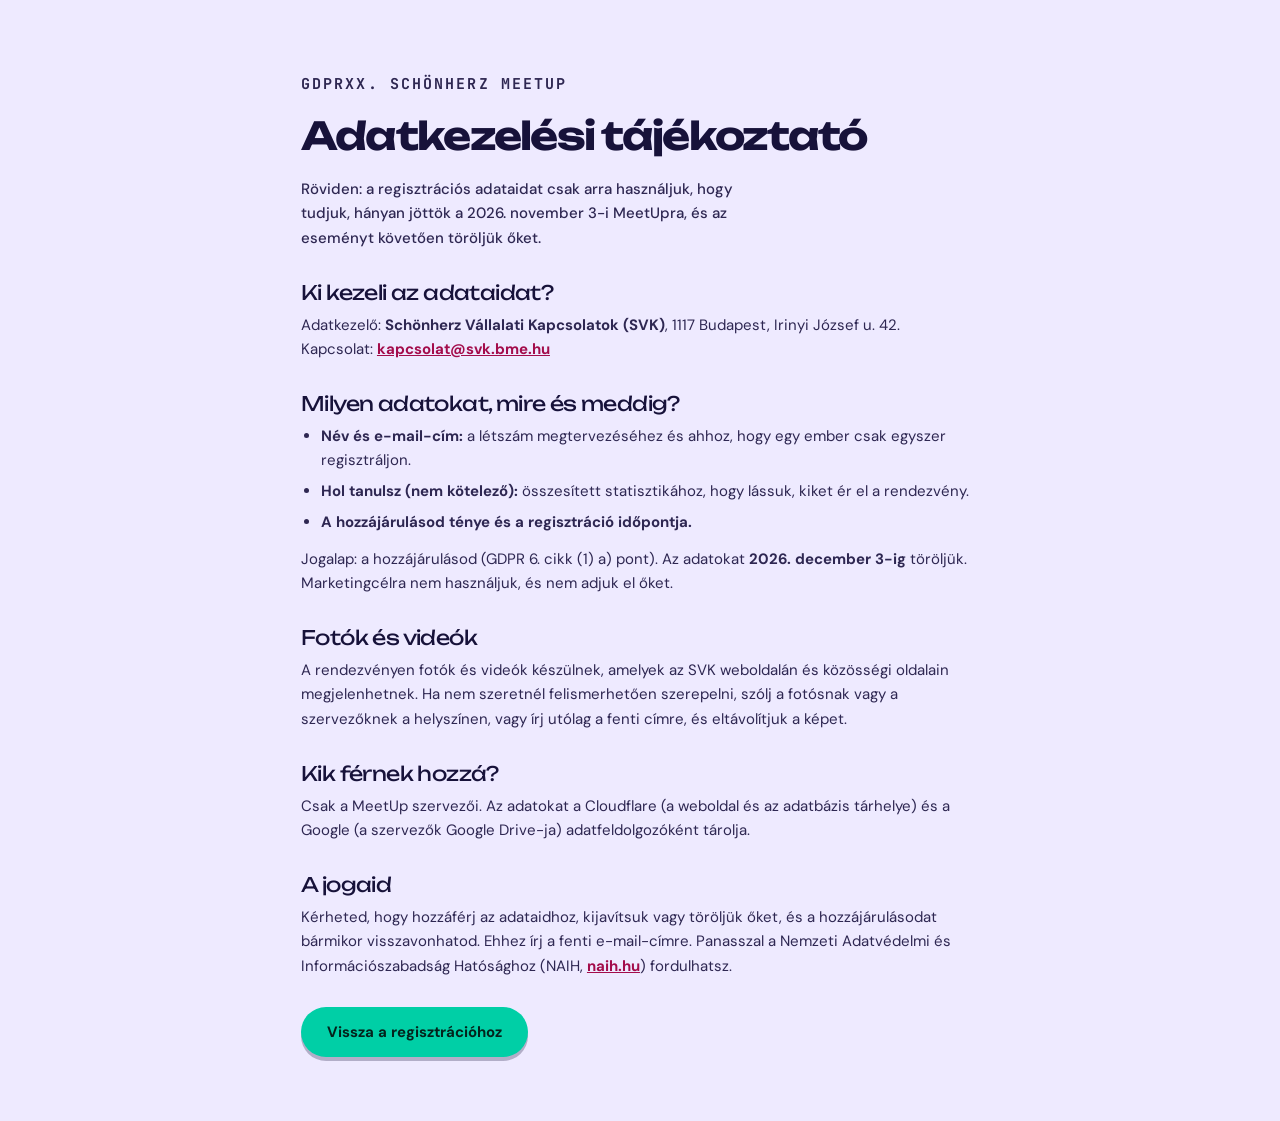
<file: adatkezeles.html>
<!doctype html>
<html lang="hu">
<head>
  <meta charset="utf-8">
  <meta name="viewport" content="width=device-width, initial-scale=1">
  <meta http-equiv="Content-Security-Policy" content="default-src 'self'; style-src 'self'; font-src 'self'; img-src 'self'; script-src 'self'; object-src 'none'; base-uri 'self'; form-action 'none'">
  <title>Adatkezelési tájékoztató – XX. Schönherz MeetUp</title>
  <meta name="description" content="Hogyan kezeljük a XX. Schönherz MeetUp regisztrációs adatait.">
  <link rel="canonical" href="https://meetup.svk.bme.hu/adatkezeles.html">
  <link rel="icon" href="/assets/img/favicon.svg" type="image/svg+xml">
  <link rel="stylesheet" href="/assets/css/fonts.css">
  <link rel="stylesheet" href="/assets/css/site.css">
  <script src="/assets/js/theme.js"></script>
</head>
<body>
  <main class="wrap legal">
    <p class="kicker"><span>GDPR</span>XX. SCHÖNHERZ MEETUP</p>
    <h1>Adatkezelési tájékoztató</h1>
    <p class="lead">Röviden: a regisztrációs adataidat csak arra használjuk, hogy tudjuk, hányan jöttök a 2026. november 3-i MeetUpra, és az eseményt követően töröljük őket.</p>

    <h2>Ki kezeli az adataidat?</h2>
    <p>Adatkezelő: <strong>Schönherz Vállalati Kapcsolatok (SVK)</strong>, 1117 Budapest, Irinyi József u. 42.<br>
      Kapcsolat: <a href="mailto:kapcsolat@svk.bme.hu">kapcsolat@svk.bme.hu</a></p>

    <h2>Milyen adatokat, mire és meddig?</h2>
    <ul>
      <li><strong>Név és e-mail-cím:</strong> a létszám megtervezéséhez és ahhoz, hogy egy ember csak egyszer regisztráljon.</li>
      <li><strong>Hol tanulsz (nem kötelező):</strong> összesített statisztikához, hogy lássuk, kiket ér el a rendezvény.</li>
      <li><strong>A hozzájárulásod ténye és a regisztráció időpontja.</strong></li>
    </ul>
    <p>Jogalap: a hozzájárulásod (GDPR 6. cikk (1) a) pont). Az adatokat <strong>2026. december 3-ig</strong> töröljük. Marketingcélra nem használjuk, és nem adjuk el őket.</p>

    <h2>Fotók és videók</h2>
    <p>A rendezvényen fotók és videók készülnek, amelyek az SVK weboldalán és közösségi oldalain megjelenhetnek. Ha nem szeretnél felismerhetően szerepelni, szólj a fotósnak vagy a szervezőknek a helyszínen, vagy írj utólag a fenti címre, és eltávolítjuk a képet.</p>

    <h2>Kik férnek hozzá?</h2>
    <p>Csak a MeetUp szervezői. Az adatokat a Cloudflare (a weboldal és az adatbázis tárhelye) és a Google (a szervezők Google Drive-ja) adatfeldolgozóként tárolja.</p>

    <h2>A jogaid</h2>
    <p>Kérheted, hogy hozzáférj az adataidhoz, kijavítsuk vagy töröljük őket, és a hozzájárulásodat bármikor visszavonhatod. Ehhez írj a fenti e-mail-címre. Panasszal a Nemzeti Adatvédelmi és Információszabadság Hatósághoz (NAIH, <a href="https://naih.hu" target="_blank" rel="noopener noreferrer">naih.hu</a>) fordulhatsz.</p>

    <p class="actions"><a class="btn" href="/#regisztracio">Vissza a regisztrációhoz</a></p>
  </main>
</body>
</html>
</file>
<file: assets/css/fonts.css>
@font-face{font-family:"Caveat";font-style:normal;font-weight:700;font-display:swap;src:url(../fonts/caveat-latin-ext.woff2) format("woff2");unicode-range:U+0100-02BA, U+02BD-02C5, U+02C7-02CC, U+02CE-02D7, U+02DD-02FF, U+0304, U+0308, U+0329, U+1D00-1DBF, U+1E00-1E9F, U+1EF2-1EFF, U+2020, U+20A0-20AB, U+20AD-20C4, U+2113, U+2C60-2C7F, U+A720-A7FF}
@font-face{font-family:"Caveat";font-style:normal;font-weight:700;font-display:swap;src:url(../fonts/caveat-latin.woff2) format("woff2");unicode-range:U+0000-00FF, U+0131, U+0152-0153, U+02BB-02BC, U+02C6, U+02DA, U+02DC, U+0304, U+0308, U+0329, U+2000-206F, U+20AC, U+2122, U+2191, U+2193, U+2212, U+2215, U+FEFF, U+FFFD}
@font-face{font-family:"DM Sans";font-style:normal;font-weight:400 700;font-display:swap;src:url(../fonts/dm-sans-latin-ext.woff2) format("woff2");unicode-range:U+0100-02BA, U+02BD-02C5, U+02C7-02CC, U+02CE-02D7, U+02DD-02FF, U+0304, U+0308, U+0329, U+1D00-1DBF, U+1E00-1E9F, U+1EF2-1EFF, U+2020, U+20A0-20AB, U+20AD-20C4, U+2113, U+2C60-2C7F, U+A720-A7FF}
@font-face{font-family:"DM Sans";font-style:normal;font-weight:400 700;font-display:swap;src:url(../fonts/dm-sans-latin.woff2) format("woff2");unicode-range:U+0000-00FF, U+0131, U+0152-0153, U+02BB-02BC, U+02C6, U+02DA, U+02DC, U+0304, U+0308, U+0329, U+2000-206F, U+20AC, U+2122, U+2191, U+2193, U+2212, U+2215, U+FEFF, U+FFFD}
@font-face{font-family:"JetBrains Mono";font-style:normal;font-weight:400 700;font-display:swap;src:url(../fonts/jetbrains-mono-latin-ext.woff2) format("woff2");unicode-range:U+0100-02BA, U+02BD-02C5, U+02C7-02CC, U+02CE-02D7, U+02DD-02FF, U+0304, U+0308, U+0329, U+1D00-1DBF, U+1E00-1E9F, U+1EF2-1EFF, U+2020, U+20A0-20AB, U+20AD-20C4, U+2113, U+2C60-2C7F, U+A720-A7FF}
@font-face{font-family:"JetBrains Mono";font-style:normal;font-weight:400 700;font-display:swap;src:url(../fonts/jetbrains-mono-latin.woff2) format("woff2");unicode-range:U+0000-00FF, U+0131, U+0152-0153, U+02BB-02BC, U+02C6, U+02DA, U+02DC, U+0304, U+0308, U+0329, U+2000-206F, U+20AC, U+2122, U+2191, U+2193, U+2212, U+2215, U+FEFF, U+FFFD}
@font-face{font-family:"Unbounded";font-style:normal;font-weight:400 700;font-display:swap;src:url(../fonts/unbounded-latin-ext.woff2) format("woff2");unicode-range:U+0100-02BA, U+02BD-02C5, U+02C7-02CC, U+02CE-02D7, U+02DD-02FF, U+0304, U+0308, U+0329, U+1D00-1DBF, U+1E00-1E9F, U+1EF2-1EFF, U+2020, U+20A0-20AB, U+20AD-20C4, U+2113, U+2C60-2C7F, U+A720-A7FF}
@font-face{font-family:"Unbounded";font-style:normal;font-weight:400 700;font-display:swap;src:url(../fonts/unbounded-latin.woff2) format("woff2");unicode-range:U+0000-00FF, U+0131, U+0152-0153, U+02BB-02BC, U+02C6, U+02DA, U+02DC, U+0304, U+0308, U+0329, U+2000-206F, U+20AC, U+2122, U+2191, U+2193, U+2212, U+2215, U+FEFF, U+FFFD}
</file>
<file: assets/css/site.css>
/* XX. Schönherz MeetUp — site styles
   One rule for colour: a solid MINT fill means "this is a button".
   Pink is only an accent (icons, small labels); information (date, place,
   free entry) is icon + text, never a filled chip. */

:root {
  --bg: #EEEAFF; --ink: #17123A; --ink2: #2E2752; --ink3: #3F3775; --mute: #4A4280;
  --card: #FFFFFF; --card2: #F0ECFD;
  --line2: rgba(23,18,58,.5); --cardline: rgba(23,18,58,.55); --soft: rgba(23,18,58,.14);
  --act: #00CFA6; --onAct: #04231C; --pinkT: #A30C4B;
  --menta: #00CFA6; --onM: #04231C; --sarga: #FFC93C; --dk: #17123A;
  --inv: #17123A; --onInv: #FFFFFF;
  --band: #17123A; --onBand: #FFFFFF; --bandEm: #FFC93C; --bandLine: transparent;
  --sh: 23,18,58; --shA: .16;
  --lh-round: 1.18; --lh-mono: 1.16;
  color-scheme: light;
}
@media (prefers-color-scheme: dark) {
  :root:not([data-theme="light"]) {
    --bg: #130F2C; --ink: #F3F0FF; --ink2: #E0DAFA; --ink3: #CFC7F7; --mute: #C4BCEB;
    --card: #231C4B; --card2: #312961;
    --line2: rgba(255,255,255,.34); --cardline: rgba(255,255,255,.34); --soft: rgba(255,255,255,.12);
    --act: #1FD8B2; --pinkT: #FF86B5; --menta: #1FD8B2; --sarga: #FFCC4D;
    --inv: #E9E4FF; --onInv: #17123A;
    --band: #0C0920; --onBand: #E5DEFF; --bandEm: #FFCC4D; --bandLine: rgba(255,255,255,.14);
    --sh: 0,0,0; --shA: .4;
    color-scheme: dark;
  }
}
:root[data-theme="dark"] {
  --bg: #130F2C; --ink: #F3F0FF; --ink2: #E0DAFA; --ink3: #CFC7F7; --mute: #C4BCEB;
  --card: #231C4B; --card2: #312961;
  --line2: rgba(255,255,255,.34); --cardline: rgba(255,255,255,.34); --soft: rgba(255,255,255,.12);
  --act: #1FD8B2; --pinkT: #FF86B5; --menta: #1FD8B2; --sarga: #FFCC4D;
  --inv: #E9E4FF; --onInv: #17123A;
  --band: #0C0920; --onBand: #E5DEFF; --bandEm: #FFCC4D; --bandLine: rgba(255,255,255,.14);
  --sh: 0,0,0; --shA: .4;
  color-scheme: dark;
}

/* ---------- base ---------- */
*, *::before, *::after { box-sizing: border-box; }
html { -webkit-text-size-adjust: 100%; scroll-behavior: smooth; }
body {
  margin: 0; background: var(--bg); color: var(--ink);
  font-family: "DM Sans", system-ui, sans-serif; line-height: 1.5;
}
h1, h2, h3, p, ul, ol, li, figure { margin: 0; padding: 0; }
ul, ol { list-style: none; }
a { color: inherit; text-decoration: none; }
button { font: inherit; color: inherit; background: none; border: 0; cursor: pointer; }
img, svg, canvas { display: block; max-width: 100%; }
:focus-visible { outline: 2px solid currentColor; outline-offset: 3px; }
.visually-hidden {
  position: absolute; width: 1px; height: 1px; padding: 0; margin: -1px;
  overflow: hidden; clip: rect(0 0 0 0); white-space: nowrap; border: 0;
}
.skip-link {
  position: absolute; left: 12px; top: -60px; z-index: 50; background: var(--inv); color: var(--onInv);
  padding: 10px 16px; border-radius: 99px; font-weight: 700;
}
.skip-link:focus { top: 12px; }

.page { position: relative; overflow: hidden; container-type: inline-size; }
/* Background = the soft orbs (a touch deeper than before), the halftone dots
   and two large blobs behind the hero — the look of the first version. */
.fx { position: absolute; inset: 0; width: 100%; height: 100%; pointer-events: none; z-index: 0; }
.fx-orbs { opacity: .95; }
.fx-dots { z-index: 1; opacity: .32; }
.hero { position: relative; }
.hero > *:not(.blob) { position: relative; z-index: 1; }
.blob { position: absolute; z-index: 0; border-radius: 50%; pointer-events: none; aspect-ratio: 1; }
.blob-pink { width: min(46%, 520px); right: -4%; top: 4%; background: rgba(255,62,134,.12); }
/* the mint blob mixed with the pink orb into grey (complementary colours):
   more saturated, and moved to the bluer bottom-centre of the hero */
.blob-green { width: min(32%, 360px); left: 30%; bottom: -14%; background: rgba(0,207,166,.22); }
.wrap { --gut: clamp(16px, 3.2cqi, 44px); max-width: 1120px; margin: 0 auto; padding: 0 var(--gut); position: relative; z-index: 3; }

/* ---------- buttons: the only solid mint on the page ---------- */
.btn { display: inline-flex; align-items: center; justify-content: center; gap: 10px; min-height: 50px; padding: 0 26px;
  border-radius: 99px; background: var(--act); color: var(--onAct); font-weight: 700; font-size: 15px; line-height: 1.2;
  box-shadow: 0 4px 0 rgba(var(--sh), .28); transition: transform .14s, box-shadow .14s; }
.btn svg { width: 17px; height: 17px; transition: transform .14s; }
.btn:hover { transform: translateY(-2px); box-shadow: 0 6px 0 rgba(var(--sh), .28); }
.btn:hover svg { transform: translateX(3px); }
.btn:active { transform: translateY(1px); box-shadow: 0 2px 0 rgba(var(--sh), .28); }
.btn-sm { min-height: 40px; padding: 0 16px; font-size: 13px; box-shadow: 0 3px 0 rgba(var(--sh), .22); }

/* ---------- navigation ---------- */
.nav { display: flex; align-items: center; gap: 10px; padding: 14px 0; }
.brand { font-family: "Unbounded", sans-serif; font-weight: 700; font-size: 14px; letter-spacing: -.03em; line-height: 1.25; }
.nav-links { display: flex; gap: 18px; margin-left: 18px; flex: 1; min-width: 0; }
.nav-links a { font-size: 13.5px; font-weight: 600; color: var(--ink2); line-height: 1.3; }
.nav-links a:hover { color: var(--ink); text-decoration: underline; text-underline-offset: 4px; }
.theme-switch { display: flex; gap: 2px; border: 1px solid var(--line2); border-radius: 99px; padding: 3px; flex: none; }
.theme-switch button { width: 30px; height: 30px; border-radius: 99px; display: grid; place-items: center; color: var(--mute); }
.theme-switch button:hover { color: var(--ink); }
.theme-switch button[aria-pressed="true"] { background: var(--inv); color: var(--onInv); }
.theme-switch svg { width: 15px; height: 15px; }

/* ---------- hero: what / when / where, then the form ---------- */
.hero { display: grid; grid-template-columns: minmax(0, 1.05fr) minmax(0, .95fr);
  grid-template-areas: "info reg" "prize reg"; gap: 22px clamp(28px, 5cqi, 64px); align-items: start;
  padding: clamp(18px, 4cqi, 52px) 0 clamp(8px, 1.2cqi, 16px); }
.hero-info { grid-area: info; }
.prize { grid-area: prize; }

.kicker { font-family: "JetBrains Mono", monospace; font-size: 12px; font-weight: 700; letter-spacing: .14em;
  line-height: var(--lh-mono); text-transform: uppercase; color: var(--pinkT); margin-bottom: 14px; }
.hero h1 { font-family: "Unbounded", sans-serif; font-weight: 700; font-size: clamp(2rem, 5.2cqi, 3.4rem);
  line-height: 1.24; letter-spacing: -.045em; text-wrap: balance; }
.hero h1 mark { background: var(--sarga); color: var(--dk); padding: 0 .12em; border-radius: .14em; }
.lead { margin-top: 16px; max-width: 44ch; font-size: clamp(15px, 1.5cqi, 17px); line-height: 1.55; color: var(--ink2); font-weight: 500; }
.facts { display: grid; grid-template-columns: auto auto; justify-content: start; gap: 12px 28px; margin-top: 22px; }
/* date | time on one row, the long ones (place, free entry) full width */
.facts li:nth-child(n+3) { grid-column: 1 / -1; }
.facts li { display: flex; align-items: center; gap: 12px; font-size: 16px; line-height: 1.35; color: var(--ink); }
.facts svg { width: 22px; height: 22px; flex: none; color: var(--pinkT); }
.facts b { font-weight: 700; }
/* Támogatók: a regisztráció ALATT, ugyanabban az oszlopban (.reg-col).  Egy
   fehér kártya, mindkét témában fehér, mert a Datapao piros logója sötét
   háttéren veszítene a kontrasztjából.  Több támogató = több <li>, a logók
   egymás mellé kerülnek (sorba törve, ha nem férnek); a bal oszlop
   (nyereményjáték) ettől nem mozdul.  Felül arany felirat, két oldalán
   elhalványuló arany vonallal; alatta a logók, vékony elválasztóval. */
.reg-col { grid-area: reg; display: grid; gap: 14px; align-content: start; }
.sponsors { display: grid; justify-items: center; gap: 10px; padding: 12px 20px 15px;
  background: #FFFFFF; border: 1px solid rgba(190, 140, 40, .32); border-radius: 16px;
  box-shadow: 0 10px 26px -18px rgba(var(--sh), .7); }
.sponsors h2 { display: flex; align-items: center; gap: 12px; width: 100%;
  font-family: "JetBrains Mono", monospace; font-size: 10.5px; font-weight: 700; letter-spacing: .24em;
  text-transform: uppercase; line-height: var(--lh-mono); color: #8F640C; }
.sponsors h2::before, .sponsors h2::after { content: ""; flex: 1; height: 1px; }
.sponsors h2::before { background: linear-gradient(90deg, rgba(190, 140, 40, 0), rgba(190, 140, 40, .55)); }
.sponsors h2::after { background: linear-gradient(90deg, rgba(190, 140, 40, .55), rgba(190, 140, 40, 0)); }
.sponsors ul { display: flex; flex-wrap: wrap; align-items: center; justify-content: center; row-gap: 10px; }
.sponsors li { display: flex; align-items: center; }
/* elvalaszto: arany potty, nem vonal - az EO|HPE logoban mar van egy fuggoleges vonal */
.sponsors li + li::before { content: ""; width: 4px; height: 4px; border-radius: 50%; margin: 0 20px;
  background: rgba(190, 140, 40, .7); }
.sponsor { display: block; border-radius: 6px; transition: transform .15s ease; }
.sponsor img { display: block; height: 24px; width: auto; }
/* az EO|HPE lockup 5,9:1 – laposabb, mint a Datapao (3,9:1); kisebb magassaggal azonos sulyu */
.sp-eohpe img { height: 18px; }
.sponsor:hover { transform: translateY(-1px); }
.sponsor:focus-visible { outline: 3px solid var(--act); outline-offset: 4px; }

/* ---------- registration card ---------- */
.register { position: relative; padding: clamp(20px, 2.6cqi, 30px); background: var(--card); border: 1.5px solid var(--cardline);
  border-radius: 22px; box-shadow: 0 18px 40px -26px rgba(var(--sh), .7); scroll-margin-top: 12px; }
.register h2 { font-family: "Unbounded", sans-serif; font-weight: 700; font-size: clamp(1.25rem, 2.4cqi, 1.5rem); letter-spacing: -.035em; line-height: var(--lh-round); }
.reg-lead { margin-top: 4px; font-size: 14px; color: var(--ink2); }
.reg-form { display: grid; grid-template-columns: 1fr; gap: 14px; margin-top: 18px; }
.reg-form .field-wide { grid-column: 1 / -1; }
.field { display: grid; gap: 6px; align-content: start; min-width: 0; margin: 0; padding: 0; border: 0; }
.field > label, .field legend { font-size: 13.5px; font-weight: 700; line-height: 1.3; color: var(--ink); padding: 0; }
.field .opt { font-weight: 400; color: var(--mute); }
.study-other { display: grid; gap: 6px; margin-top: 6px; }
.field input[type="email"], .field input[type="text"] { width: 100%; min-height: 48px; padding: 0 16px; font: inherit; font-size: 16px;
  color: var(--ink); background: var(--card2); border: 1.5px solid var(--cardline); border-radius: 12px; transition: border-color .14s, box-shadow .14s; }
.field input:focus-visible { outline: none; border-color: var(--ink); box-shadow: 0 0 0 3px rgba(var(--sh), .18); }
.field input[aria-invalid="true"] { border-color: var(--pinkT); }
.choices { display: flex; gap: 8px; flex-wrap: wrap; margin-top: 2px; }
.choice { display: inline-flex; align-items: center; gap: 8px; min-height: 42px; padding: 0 16px 0 12px; border-radius: 12px; cursor: pointer;
  border: 1.5px solid var(--cardline); font-size: 14.5px; font-weight: 500; line-height: 1.2; }
.choice:has(input:checked) { background: var(--inv); color: var(--onInv); border-color: var(--inv); font-weight: 700; }
.choice:has(input:focus-visible) { outline: 2px solid var(--ink); outline-offset: 2px; }
.choice input, .check input { accent-color: var(--ink); width: 18px; height: 18px; margin: 0; flex: none; }
.choice:has(input:checked) input { accent-color: var(--onInv); }
.check { grid-template-columns: auto 1fr; column-gap: 11px; align-items: start; }
.check input { margin-top: 2px; cursor: pointer; }
.check > label { font-weight: 400; font-size: 13.5px; line-height: 1.5; color: var(--ink2); cursor: pointer; }
.check .field-error { grid-column: 2; }
.register a, .reg-status a { color: var(--pinkT); font-weight: 700; text-decoration: underline; }
.register .field-error { font-size: 13px; font-weight: 700; line-height: 1.4; color: var(--pinkT); }
.reg-submit { display: grid; gap: 10px; margin-top: 4px; }
.reg-submit .btn { width: 100%; }
.reg-submit .btn[disabled] { opacity: .6; cursor: progress; transform: none; }
.register .reg-note { font-size: 13px; line-height: 1.5; color: var(--ink2); }
.register .reg-status { grid-column: 1 / -1; padding: 14px 16px; border-radius: 14px; font-size: 14.5px; font-weight: 700; line-height: 1.5; color: var(--ink); }
/* success is a message, not a button: outlined, not mint-filled */
.reg-status.is-ok { background: var(--card2); color: var(--ink); border: 1.5px solid var(--menta); }
.reg-status.is-error { background: var(--card2); border: 1.5px solid var(--pinkT); }
.reg-status:focus { outline: none; }
.hp { position: absolute; left: -9999px; width: 1px; height: 1px; overflow: hidden; }
.register [hidden] { display: none; }

/* ---------- giveaway: in the hero's left column, so it is on the first screen.
   Transparent cut-outs, no discs: a soft glow in the prize's colour sits behind
   each (black products would vanish on the dark card without it). ---------- */
.prize { padding: 16px 18px 14px; border-radius: 20px; background: var(--card); border: 1.5px solid var(--cardline); text-align: center; }
.prize-head { display: grid; justify-items: center; gap: 2px; }
.prize h2 { font-family: "Unbounded", sans-serif; font-weight: 700; font-size: 1.15rem; letter-spacing: -.035em; line-height: var(--lh-round); }
.prize-head > p:last-child { font-size: 14px; line-height: 1.45; color: var(--ink2); }
.prize .prize-tag { display: flex; align-items: center; gap: 7px; font-family: "JetBrains Mono", monospace;
  font-size: 11px; font-weight: 700; letter-spacing: .14em; line-height: var(--lh-mono); text-transform: uppercase; color: var(--pinkT); }
.prize-tag::before { content: ""; width: 7px; height: 7px; border-radius: 50%; background: currentColor; }
/* Three EQUAL prizes, three winners: each sits on its own tile, same size, no
   "main"/"smaller" label - a ranking made the third one look cheap (Norbi). */
.prize-list { display: grid; grid-template-columns: repeat(3, minmax(0, 1fr)); align-items: stretch; gap: 10px; margin-top: 10px;
  container-type: inline-size; }
.pz { display: grid; grid-template-rows: auto 1fr; justify-items: center; align-items: center; min-width: 0;
  padding: 6px 6px 10px; border-radius: 14px; background: var(--tile); border: 1.5px solid var(--tileline); }
/* one height for all three, so the captions line up whatever the column width */
.pz-img { position: relative; display: block; width: 100%; height: min(28cqi, 160px); margin-bottom: 4px;
  background: radial-gradient(closest-side, var(--glow) 0, transparent 100%); }
.pz-img img { position: absolute; inset: 7%; width: 86%; height: 86%; object-fit: contain;
  filter: drop-shadow(0 8px 8px rgba(23,18,58,.25)); }
.c-pink.pz { --glow: rgba(255,62,134,.24); --tile: rgba(255,62,134,.07); --tileline: rgba(255,62,134,.32); }
.c-yellow.pz { --glow: rgba(255,201,60,.34); --tile: rgba(255,201,60,.10); --tileline: rgba(214,160,20,.45); }
.c-lilac.pz { --glow: rgba(150,130,255,.26); --tile: rgba(150,130,255,.09); --tileline: rgba(123,92,255,.35); }
:root[data-theme="dark"] .pz-img { background: radial-gradient(closest-side, rgba(255,255,255,.62) 0, var(--glow) 55%, transparent 100%); }
@media (prefers-color-scheme: dark) {
  :root:not([data-theme="light"]) .pz-img { background: radial-gradient(closest-side, rgba(255,255,255,.62) 0, var(--glow) 55%, transparent 100%); }
}
.pz b { font-size: 13.5px; line-height: 1.3; }
.prize-extra { display: grid; grid-template-columns: max-content max-content; align-items: center; justify-content: center;
  gap: 10px; margin: 14px 8px 0; padding: 9px 16px; border-top: 2px solid var(--pinkT);
  background: linear-gradient(90deg, rgba(255,62,134,.08), rgba(31,216,178,.08)); border-radius: 12px; }
.prize-extra-tag { font-family: "JetBrains Mono", monospace; font-size: 10.5px; font-weight: 700; letter-spacing: .08em;
  line-height: 1.35; text-align: center; text-transform: uppercase; color: var(--pinkT); }
.prize-extra > div { width: 195px; text-align: center; }
.prize-extra-copy { margin-top: 2px; max-width: none; font-size: 16px; line-height: 1.3; color: var(--ink); }
.prize-extra img { width: 88px; height: auto; max-height: 44px; object-fit: contain; }

/* ---------- speakers + schedule ---------- */
/* positioned + z-index: the hero's blobs are positioned too, and without this
   they painted OVER the speaker cards (the "see-through" middle two) */
.block { position: relative; z-index: 1; padding: clamp(14px, 2cqi, 22px) 0 0; scroll-margin-top: 12px; }
.block h2 { font-family: "Unbounded", sans-serif; font-weight: 700; font-size: clamp(1.25rem, 2.6cqi, 1.6rem); letter-spacing: -.035em;
  line-height: var(--lh-round); margin-bottom: 16px; }
.c-yellow { --dot: #FFC93C; } .c-mint { --dot: #00CFA6; } .c-pink { --dot: #FF3E86; } .c-lilac { --dot: #B9AEFF; }

.speakers { display: grid; grid-template-columns: repeat(4, minmax(0, 1fr)); gap: 12px; }
.speaker { display: flex; align-items: center; gap: 12px; padding: 14px; border-radius: 18px; background: var(--card); border: 1.5px solid var(--cardline); }
.avatar { flex: none; width: 56px; height: 56px; border-radius: 50%; display: grid; place-items: center; background: var(--dot); color: var(--dk);
  font-family: "Unbounded", sans-serif; font-weight: 700; font-size: 15px; letter-spacing: -.03em; }
/* fotos eloado: a kartya szine gyuru a kep korul (a ? / monogram korong helyett) */
.avatar.ph { padding: 3px; }
.avatar.ph img { display: block; width: 100%; height: 100%; border-radius: 50%; object-fit: cover; background: var(--card); }
.sp-text { display: grid; gap: 2px; min-width: 0; }
.sp-n { font-family: "JetBrains Mono", monospace; font-size: 12px; font-weight: 700; letter-spacing: .04em; color: var(--ink3); }
.speaker b { font-size: 14px; line-height: 1.3; }
.sp-role { font-size: 13px; line-height: 1.35; color: var(--ink2); }
.sp-title { margin-top: 4px; font-size: 13px; line-height: 1.35; font-weight: 700; color: var(--pinkT); }

.schedule { display: grid; grid-template-columns: repeat(2, minmax(0, 1fr)); grid-template-rows: repeat(7, auto); grid-auto-flow: column;
  column-gap: clamp(20px, 4cqi, 48px); padding: 8px clamp(16px, 2.6cqi, 28px); border-radius: 20px; background: var(--card); border: 1.5px solid var(--cardline); }
.schedule li { display: flex; align-items: flex-start; gap: 16px; min-height: 52px; box-sizing: border-box; padding: 13px 0 11px; border-bottom: 1px solid var(--soft); font-size: 15px; line-height: 1.35; }
.schedule li:nth-child(7), .schedule li:last-child { border-bottom: 0; }
.schedule li > span { flex: 1; min-width: 0; }
.schedule .dots, .schedule .then { flex: none; width: 3.2em; display: flex; gap: 3px; align-items: center; }
.schedule .dots i { width: 9px; height: 9px; border-radius: 50%; background: var(--dot); }
.schedule .then { color: var(--pinkT); font-weight: 700; }
.schedule time { flex: none; width: 3.2em; font-family: "JetBrains Mono", monospace; font-weight: 700; font-size: 14px; color: var(--pinkT);
  font-variant-numeric: tabular-nums; }
.schedule small { display: block; margin-top: 3px; font-size: 12.5px; line-height: 1.3; color: var(--mute); }
.schedule .talk b::before { content: ""; display: inline-block; width: 9px; height: 9px; border-radius: 50%; background: var(--dot); margin-right: 8px; vertical-align: 1px; }
.schedule .brk { color: var(--mute); }
.note { margin-top: 12px; font-size: 14px; line-height: 1.5; color: var(--ink2); font-weight: 500; }

/* ---------- footer ---------- */
.site-footer { position: relative; z-index: 3; margin-top: clamp(36px, 5cqi, 64px); padding: clamp(24px, 3.4cqi, 36px) 0 clamp(28px, 4cqi, 44px);
  background: var(--band); color: var(--onBand); border-top: 1px solid var(--bandLine); }
.footer-inner { display: flex; align-items: center; gap: 20px 40px; flex-wrap: wrap; }
.footer-logos { display: flex; align-items: center; gap: 20px; flex: none; }
.footer-logos svg { height: 40px; width: auto; }
.footer-logos i { width: 1.5px; align-self: stretch; background: currentColor; opacity: .35; }
.footer-text { flex: 1; min-width: 240px; display: grid; gap: 4px; font-size: 13.5px; line-height: 1.55; color: var(--onBand); opacity: .9; }
.footer-text .footer-title { font-weight: 700; opacity: 1; }
.site-footer a { color: var(--bandEm); font-weight: 700; }
.site-footer a:hover { text-decoration: underline; }

/* ---------- responsive ---------- */
@container (max-width: 900px) {
  .hero { grid-template-columns: 1fr; grid-template-areas: "info" "prize" "reg"; }
  .blob-pink { width: 70%; right: -20%; top: 30%; }
  .blob-green { width: 55%; left: -18%; bottom: 2%; }
  .speakers { grid-template-columns: repeat(2, minmax(0, 1fr)); }
}
@container (max-width: 640px) {
  .nav-links { display: none; }
  .theme-switch { margin-left: auto; }
  .hero { gap: 20px; padding-top: 8px; }
  .facts { grid-template-columns: 1fr; gap: 10px; margin-top: 18px; }
  .facts li { font-size: 15px; }
  .schedule { grid-template-columns: 1fr; grid-template-rows: none; grid-auto-flow: row; }
  .schedule li:nth-child(7) { border-bottom: 1px solid var(--soft); }
  .footer-logos { gap: 14px; }
  .footer-logos svg { height: 32px; }
}
@container (max-width: 520px) {
  /* 2x2 on phones: four full-width cards pushed the schedule a screen down */
  .prize-extra { grid-template-columns: minmax(0, 1fr) auto; gap: 10px; margin-left: 0; margin-right: 0; padding-left: 10px; padding-right: 10px; }
  .prize-extra > div { width: auto; }
  .prize-extra-copy { font-size: 15px; }
  .prize-extra img { width: 78px; max-height: 40px; }
  .speaker { flex-direction: column; align-items: flex-start; gap: 8px; padding: 12px; }
  .avatar { width: 46px; height: 46px; font-size: 13px; }
  .schedule small { display: block; margin: 2px 0 0; }
  .speaker b { font-size: 13.5px; }
}

@media (prefers-reduced-motion: reduce) {
  html { scroll-behavior: auto; }
  *, *::before, *::after { animation: none !important; transition: none !important; }
}

/* ---------- privacy notice ---------- */
.legal { max-width: 760px; padding-top: clamp(36px, 8vh, 80px); padding-bottom: 64px; }
.legal h1 { font-family: "Unbounded", sans-serif; font-weight: 700; font-size: clamp(1.6rem, 5vw, 2.4rem); line-height: 1.3; letter-spacing: -.045em; }
.legal h2 { margin: 30px 0 8px; font-family: "Unbounded", sans-serif; font-weight: 400; font-size: clamp(1rem, 2.6vw, 1.25rem); letter-spacing: -.03em; line-height: var(--lh-round); }
.legal p, .legal li { font-size: 15px; line-height: 1.65; color: var(--ink2); }
.legal p + p { margin-top: 10px; }
.legal ul { display: grid; gap: 6px; margin: 8px 0 12px; padding-left: 20px; list-style: disc; }
.legal a:not(.btn) { color: var(--pinkT); font-weight: 700; text-decoration: underline; }
.legal .actions, .not-found .actions { margin-top: 28px; }

/* ---------- 404 ---------- */
.not-found { padding-top: clamp(48px, 12vh, 120px); padding-bottom: 64px; }
.not-found h1 { font-family: "Unbounded", sans-serif; font-weight: 700; font-size: clamp(1.8rem, 6vw, 3rem); line-height: 1.3; letter-spacing: -.045em; }
</file>
